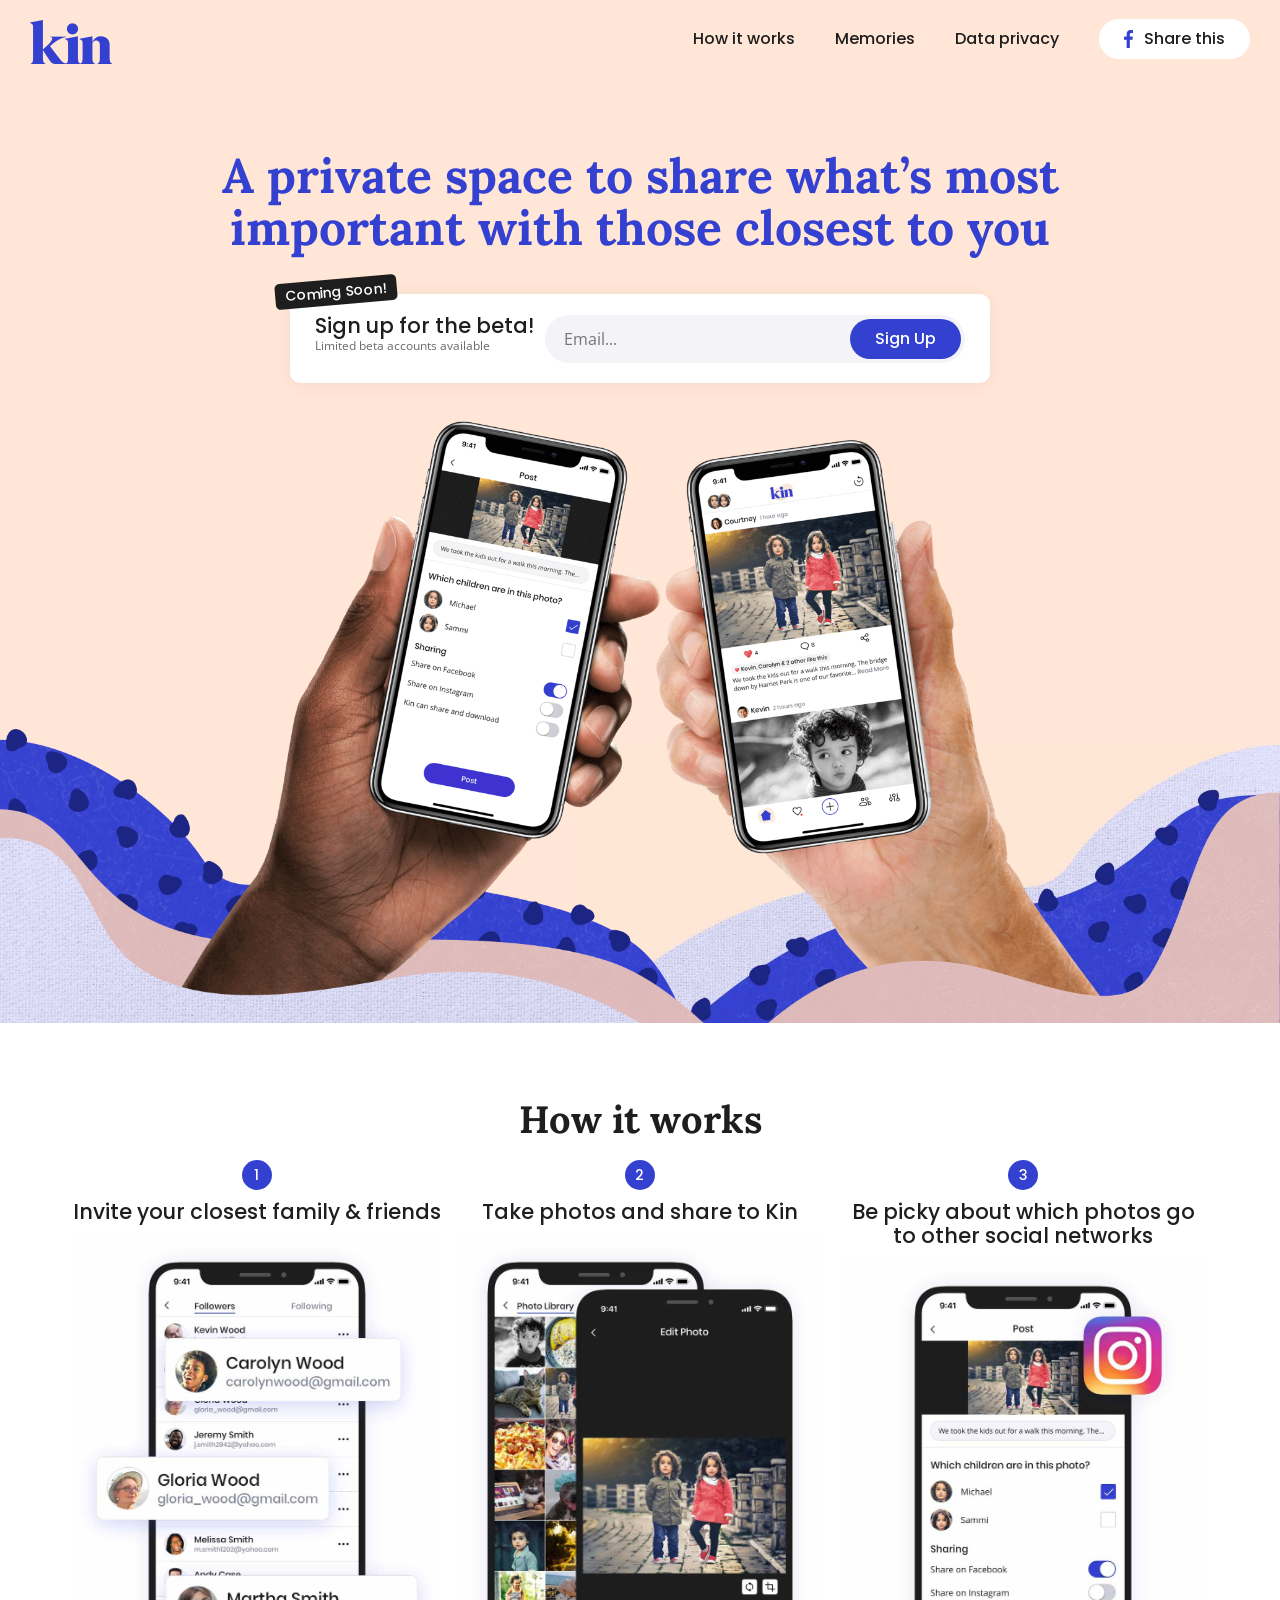
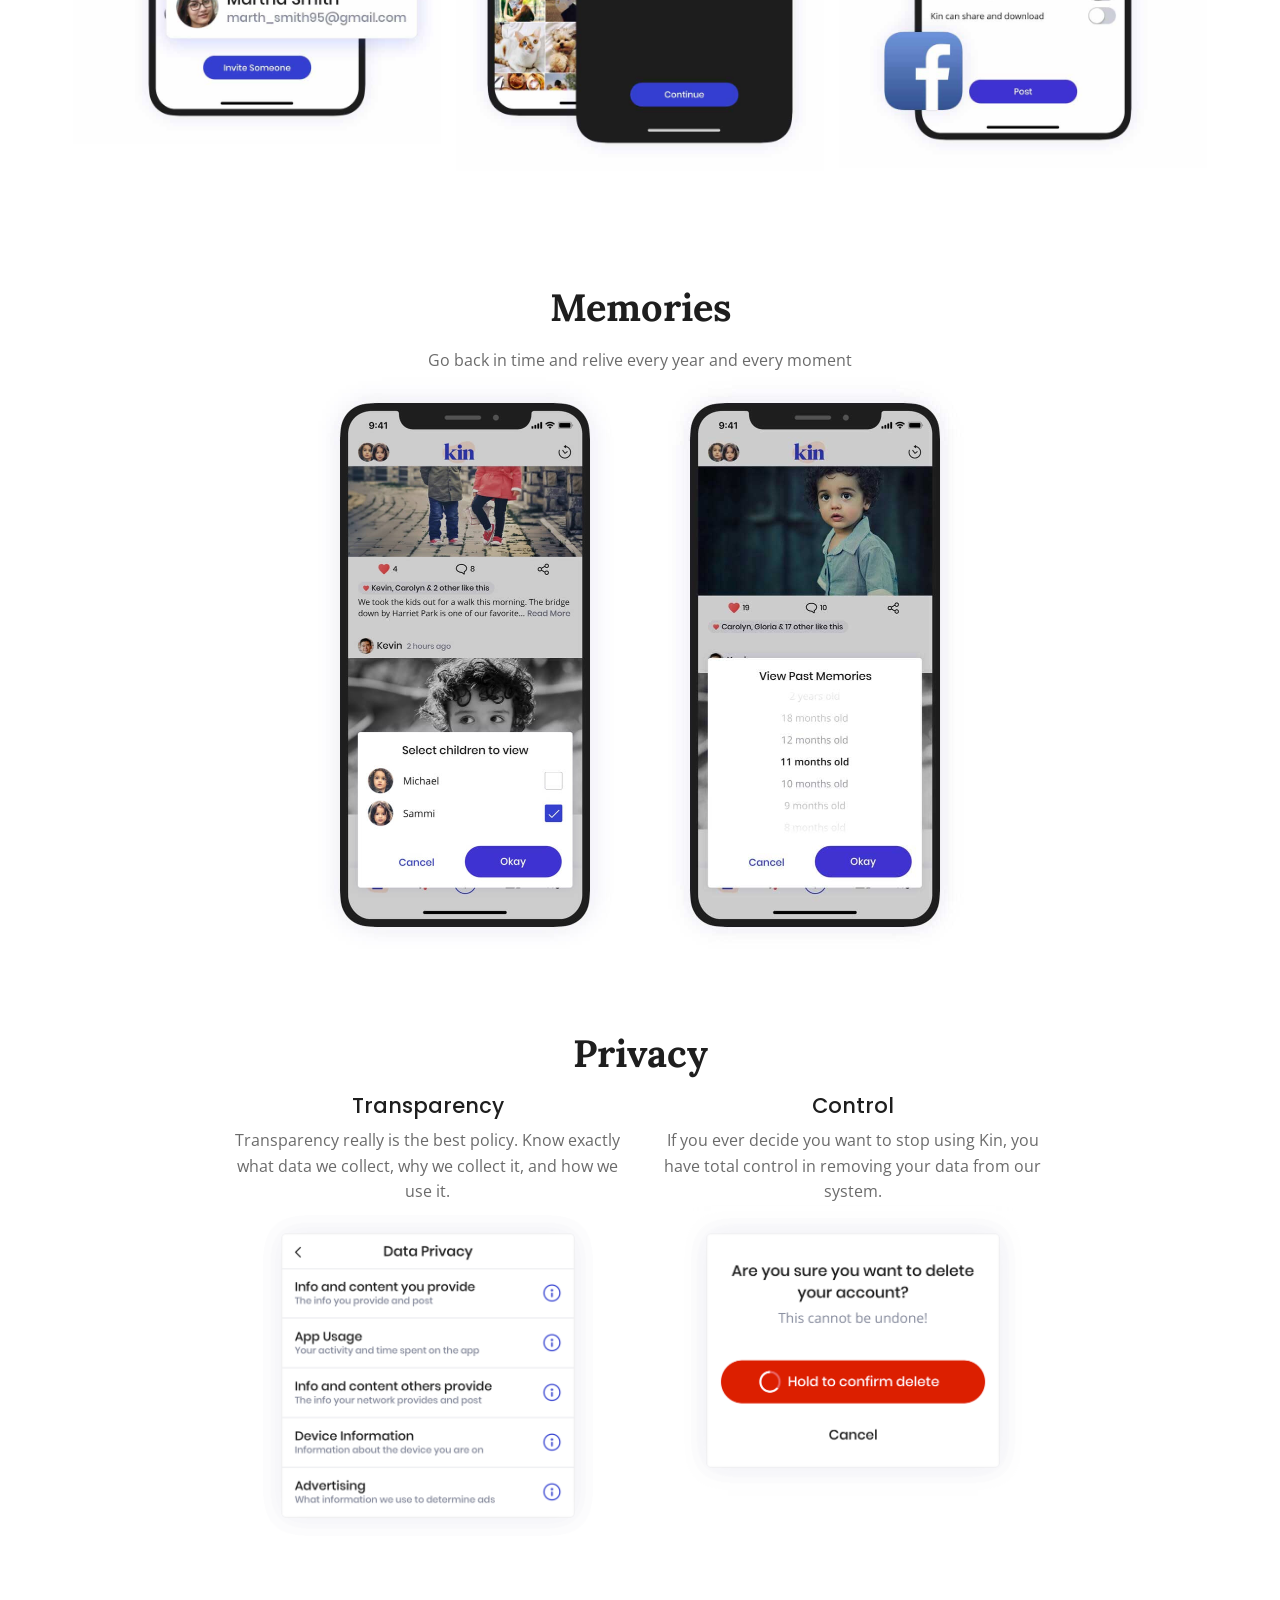
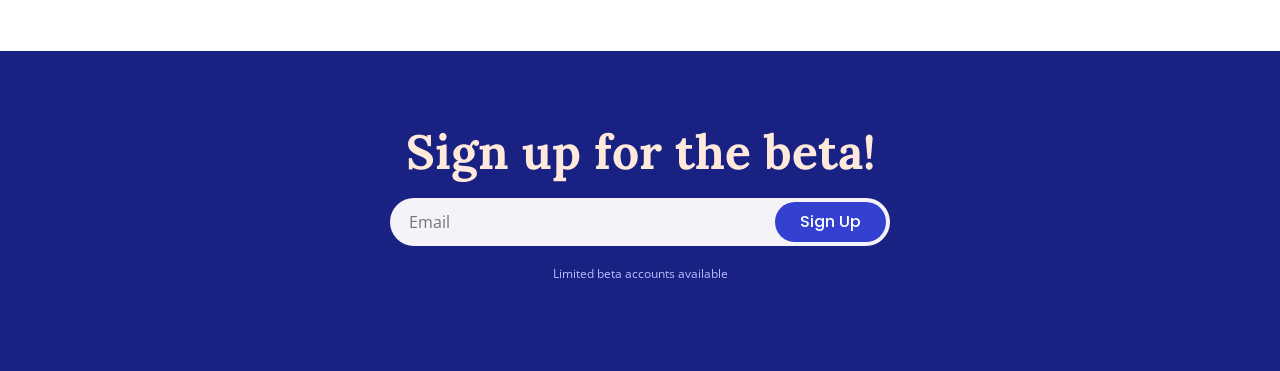
<file: index.html>
<!DOCTYPE html>
<html class="site">
    <head>
        <meta charset="UTF-8">
        <meta name="viewport" content="width=device-width,initial-scale=1">
        <title>Kin | Share photos of your children in a private space</title>
        <meta name="description" content="Kin allows you share photos of your children in a private, safe, closed off network with those closest to you.">
        <meta name="keywords" content="kin photo sharing children family social network safe transparent">
        <link rel="shortcut icon" href="img/favicon.png">
        <link href="https://fonts.googleapis.com/css?family=Lora:700|Open+Sans|Poppins:500" rel="stylesheet">
        <link rel="stylesheet" href="stylesheet.css" type="text/css">

        <meta property="og:locale" content="en_US" />
        <meta property="og:type" content="website" />
        <meta property="og:title" content="Kin | Share photos of your children in a private space" />
        <meta property="og:description" content="Kin allows you share photos of your children in a private, safe, closed off network with those closest to you." />
        <meta property="og:url" content="https://sharewithkin.com" />
        <meta property="og:site_name" content="Kin" />
        <meta property="og:image" content="https://sharewithkin.com/img/kin-facebook.jpg" />
        <meta name="twitter:card" content="summary" />
        <meta name="twitter:description" content="Kin allows you share photos of your children in a private, safe, closed off network with those closest to you." />
        <meta name="twitter:title" content="Kin | Share photos of your children in a private space" />
        <meta name="twitter:image" content="https://sharewithkin.com/img/kin-facebook.jpg" />

        <script async src="https://www.googletagmanager.com/gtag/js?id=UA-125137013-1"></script>
        <script>
            window.dataLayer = window.dataLayer || [];
            function gtag(){dataLayer.push(arguments);}
            gtag('js', new Date());
            gtag('config', 'UA-125137013-1');
        </script>

    </head>
    <body>
        <header class="clearfix">
            <a href="#top" class="top">
                <img src="img/kin-logo.png" alt="Kin" class="logo">
            </a>
            <nav>
                <a href="#how-it-works" class="link">How it works</a>
                <a href="#memories" class="link">Memories</a>
                <a href="#privacy" class="link">Data privacy</a>
                <a href="https://www.facebook.com/sharer/sharer.php?u=http%3A%2F%2Fsharewithkin.com" target="_blank" class="button facebook">Share this</a>
            </nav>
        </header>



        <section class="hero space-below" id="top">
            <div class="wrapper">
                <h1 class="textcenter">A private space to share what’s most important with those closest to you</h1>
                <div class="form-container">
                    <div class="form-header">
                        <h3>Sign up for the beta!</h3>
                        <h6>Limited beta accounts available</h6>
                        <h5 class="comingsoon">Coming Soon!</h5>
                    </div>
                    <form action="https://hooey.us19.list-manage.com/subscribe/post?u=773824886c2637731fc7413a9&amp;id=bee54a691d" method="post" id="mc-embedded-subscribe-form" name="mc-embedded-subscribe-form" class="mailchimp validate" target="_blank" novalidate>
                        <input type="email" value="" name="EMAIL" class="required email" placeholder="Email..." id="mce-EMAIL">
                        <div style="position: absolute; left: -5000px;" aria-hidden="true"><input type="text" name="b_773824886c2637731fc7413a9_bee54a691d" tabindex="-1" value=""></div>
                        <input type="submit" value="Sign Up" name="subscribe" id="mc-embedded-subscribe" class="button">
                    </form>
                </div>
            </div>
        </section>

        <div class="wrapper">
            <section class="how-it-works space-below" id="how-it-works">
                <h2 class="textcenter">How it works</h2>
                <section class="steps">
                    <article class="step step-1">
                        <i class="step-marker">1</i>
                        <h3 class="textcenter">Invite your closest family & friends</h3>
                        <img src="img/step-1.jpg" alt="Invite family & friends to Kin" class="screenshot">
                    </article>
                    <article class="step step-2">
                        <i class="step-marker">2</i>
                        <h3 class="textcenter">Take photos and share to Kin</h3>
                        <img src="img/step-2.jpg" alt="Take photos and share to Kin" class="screenshot">
                    </article>
                    <article class="step step-3">
                        <i class="step-marker">3</i>
                        <h3 class="textcenter">Be picky about which photos go to other social networks</h3>
                        <img src="img/step-3.jpg" alt="Pick some photos to share to other social networks" class="screenshot">
                    </article>
                </section>
            </section>


            <section class="memories space-below" id="memories">
                <h2 class="textcenter">Memories</h2>
                <p class="textcenter">Go back in time and relive every year and every moment</p>
                <section class="screenshots side-by-side">
                    <article class="memories-item side-by-side-item">
                        <img src="img/memories-1.jpg" alt="View photos of each child separetely or all together" class="screenshot">
                    </article>
                    <article class="memories-item side-by-side-item">
                        <img src="img/memories-2.jpg" alt="Look back at each child by their age in the photo" class="screenshot">
                    </article>
                </section>

            </section>


            <section class="privacy space-below" id="privacy">
                <h2 class="textcenter">Privacy</h2>
                <section class="screenshots side-by-side">
                    <article class="privacy-item side-by-side-item">
                        <h3 class="textcenter">Transparency</h3>
                        <p class="textcenter">Transparency really is the best policy. Know exactly what data we collect, why we collect it, and how we use it.</p>
                        <img src="img/privacy-transparency.png" alt="View what data Kin collects and how it is used" class="screenshot">
                    </article>
                    <article class="privacy-item side-by-side-item">
                        <h3 class="textcenter">Control</h3>
                        <p class="textcenter">If you ever decide you want to stop using Kin, you have total control in removing your data from our system.</p>
                        <img src="img/privacy-control.png" alt="You always have the option to have Kin delete all of your data" class="screenshot">
                    </article>
                </section>

            </section>
        </div>



        <footer class="footer-cta">
            <div class="wrapper">
                <h1 class="textcenter">Sign up for the beta!</h1>
                <form action="https://hooey.us19.list-manage.com/subscribe/post?u=773824886c2637731fc7413a9&amp;id=bee54a691d" method="post" id="mc-embedded-subscribe-form" name="mc-embedded-subscribe-form" class="mailchimp validate" target="_blank" novalidate>
                    <input type="email" value="" name="EMAIL" class="required email" placeholder="Email" id="mce-EMAIL">
                    <div style="position: absolute; left: -5000px;" aria-hidden="true"><input type="text" name="b_773824886c2637731fc7413a9_bee54a691d" tabindex="-1" value=""></div>
                    <input type="submit" value="Sign Up" name="subscribe" id="mc-embedded-subscribe" class="button">
                </form>
                <h6 class="textcenter">Limited beta accounts available</h6>
            </div>
        </footer>

        <script type='text/javascript' src='https://ajax.googleapis.com/ajax/libs/jquery/1.11.1/jquery.min.js'></script>
        <script type='text/javascript' src='main.js'></script>
    </body>
</html>
</file>
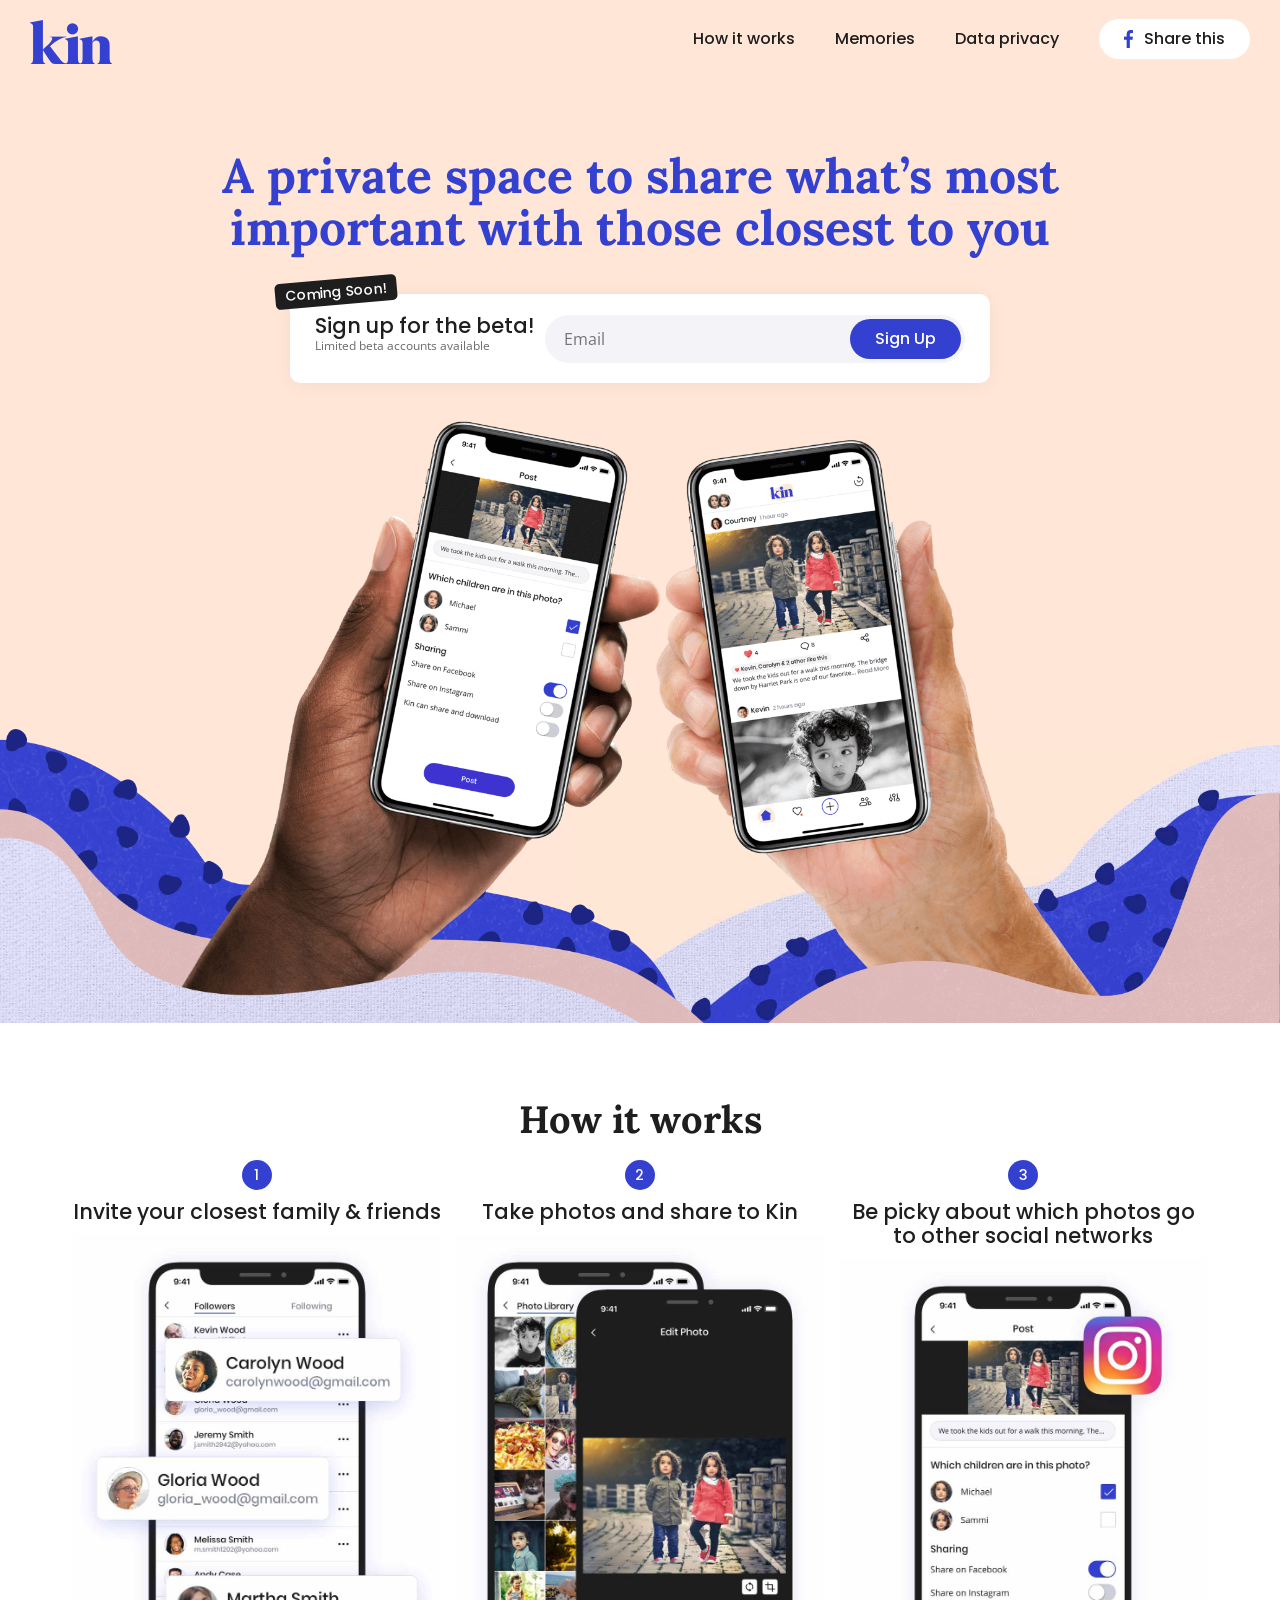
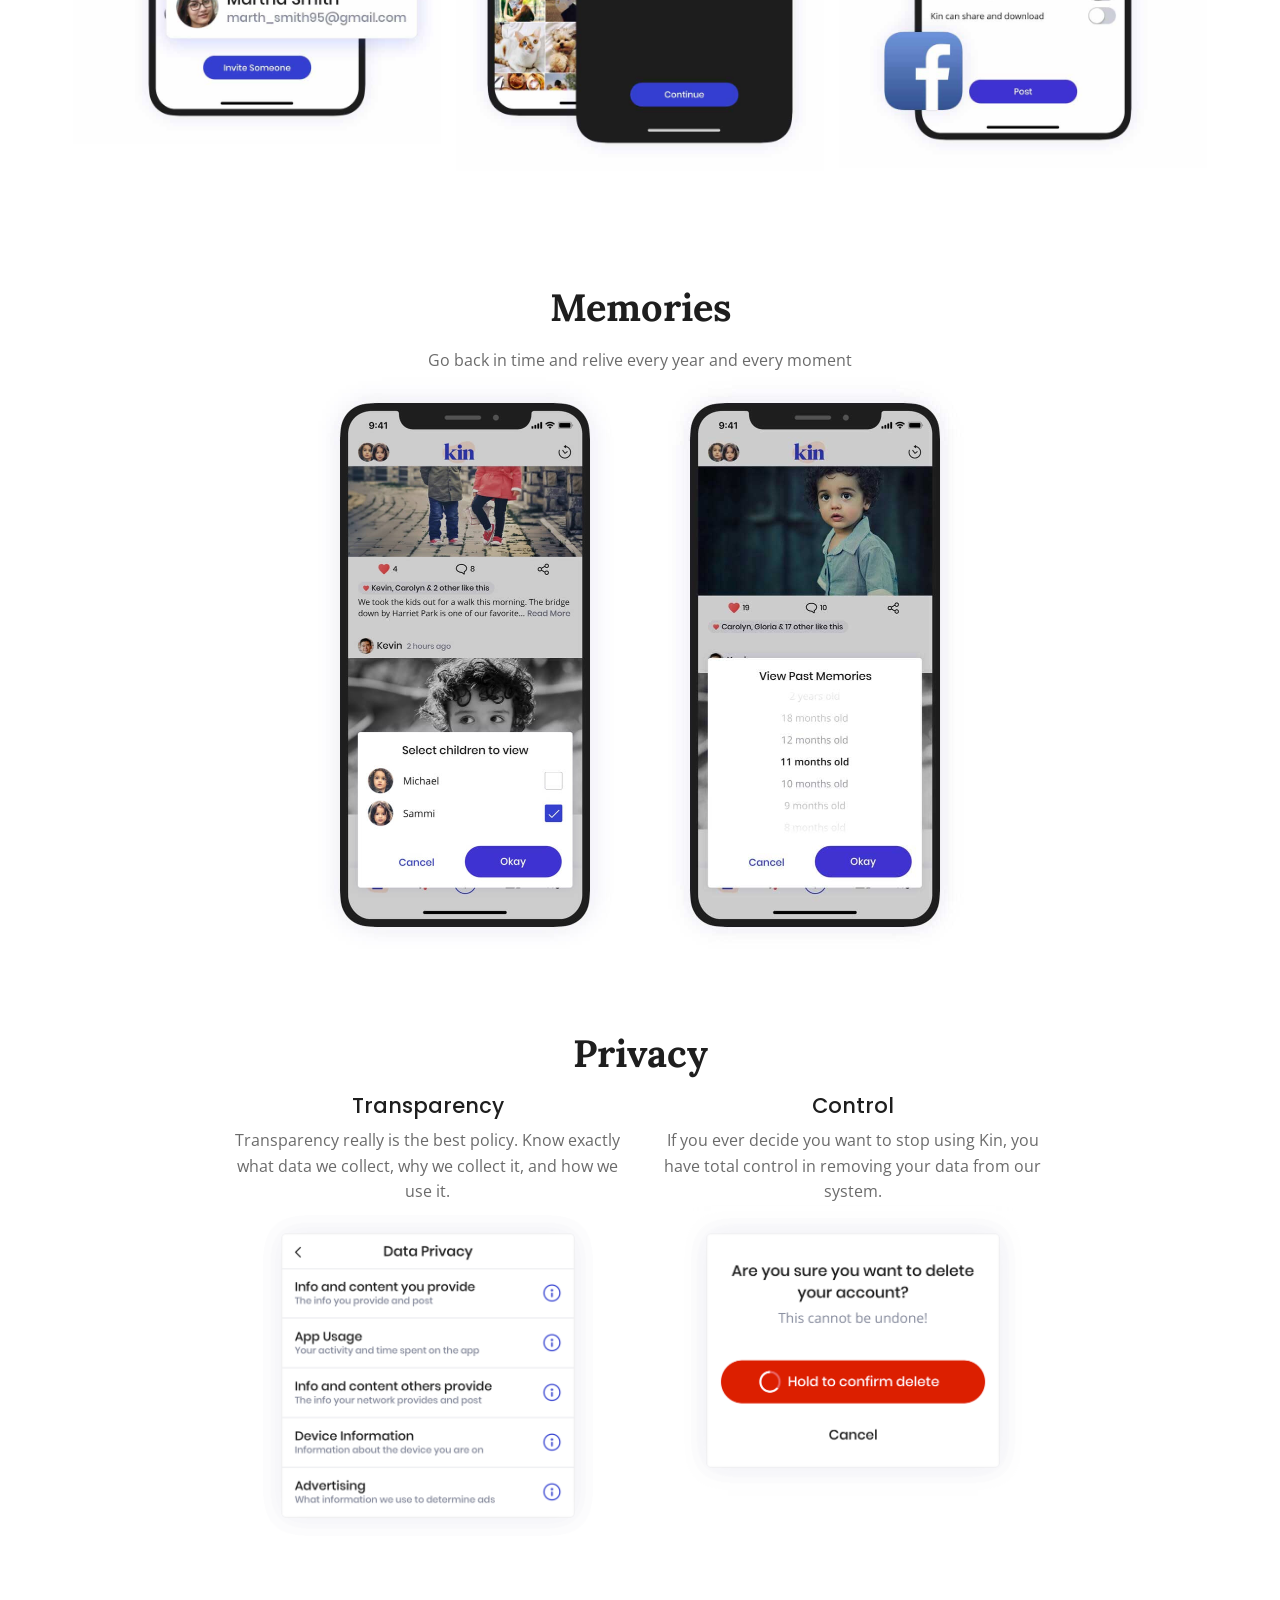
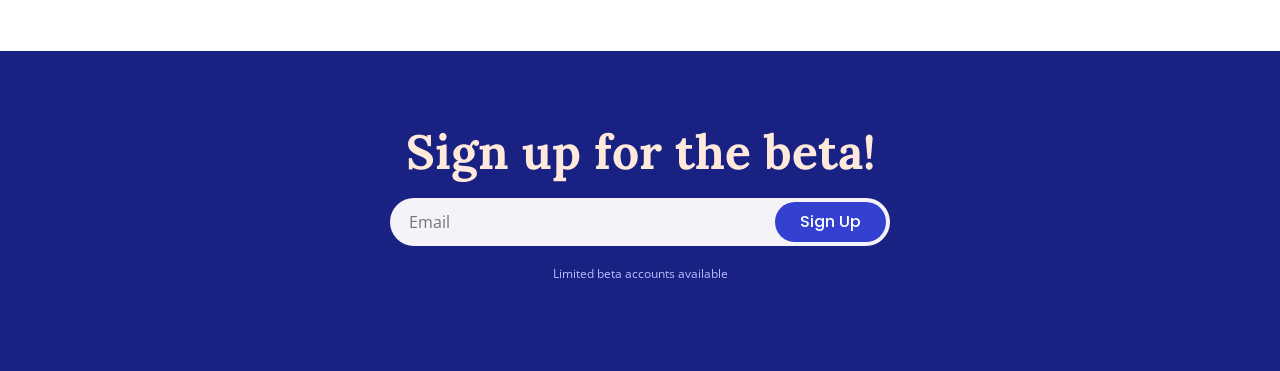
<file: home.html>
<!DOCTYPE html>
<html>
    <head>
        <meta charset="UTF-8">
        <meta name="viewport" content="width=device-width,initial-scale=1">
        <title>Kin | Share photos of your children in a private space</title>
        <meta name="description" content="Kin allows you share photos of your children in a private, safe, closed off network with those closest to you.">
        <meta name="keywords" content="kin photo sharing children family social network safe transparent">
        <link rel="shortcut icon" href="img/favicon.png">
        <link href="https://fonts.googleapis.com/css?family=Lora:700|Open+Sans|Poppins:500" rel="stylesheet">
        <link rel="stylesheet" href="stylesheet.css" type="text/css">

        <meta property="og:locale" content="en_US" />
        <meta property="og:type" content="website" />
        <meta property="og:title" content="Kin | Share photos of your children in a private space" />
        <meta property="og:description" content="Kin allows you share photos of your children in a private, safe, closed off network with those closest to you." />
        <meta property="og:url" content="https://sharewithkin.com" />
        <meta property="og:site_name" content="Kin" />
        <meta property="og:image" content="https://sharewithkin.com/img/kin-facebook.jpg" />
        <meta name="twitter:card" content="summary" />
        <meta name="twitter:description" content="Kin allows you share photos of your children in a private, safe, closed off network with those closest to you." />
        <meta name="twitter:title" content="Kin | Share photos of your children in a private space" />
        <meta name="twitter:image" content="https://sharewithkin.com/img/kin-facebook.jpg" />

        <script async src="https://www.googletagmanager.com/gtag/js?id=UA-125137013-1"></script>
        <script>
            window.dataLayer = window.dataLayer || [];
            function gtag(){dataLayer.push(arguments);}
            gtag('js', new Date());
            gtag('config', 'UA-125137013-1');
        </script>

    </head>
    <body>
        <header class="clearfix">
            <a href="#top" class="top">
                <img src="img/kin-logo.png" alt="Kin" class="logo">
            </a>
            <nav>
                <a href="#how-it-works" class="link">How it works</a>
                <a href="#memories" class="link">Memories</a>
                <a href="#privacy" class="link">Data privacy</a>
                <a href="https://www.facebook.com/sharer/sharer.php?u=http%3A%2F%2Fsharewithkin.com" target="_blank" class="button facebook">Share this</a>
            </nav>
        </header>



        <section class="hero space-below" id="top">
            <div class="wrapper">
                <h1 class="textcenter">A private space to share what’s most important with those closest to you</h1>
                <div class="form-container">
                    <div class="form-header">
                        <h3>Sign up for the beta!</h3>
                        <h6>Limited beta accounts available</h6>
                        <h5 class="comingsoon">Coming Soon!</h5>
                    </div>
                    <form action="https://hooey.us19.list-manage.com/subscribe/post?u=773824886c2637731fc7413a9&amp;id=bee54a691d" method="post" id="mc-embedded-subscribe-form" name="mc-embedded-subscribe-form" class="mailchimp validate" target="_blank" novalidate>
                        <input type="email" value="" name="EMAIL" class="required email" placeholder="Email" id="mce-EMAIL">
                        <div style="position: absolute; left: -5000px;" aria-hidden="true"><input type="text" name="b_773824886c2637731fc7413a9_bee54a691d" tabindex="-1" value=""></div>
                        <input type="submit" value="Sign Up" name="subscribe" id="mc-embedded-subscribe" class="button">
                    </form>
                </div>
            </div>
        </section>

        <div class="wrapper">
            <section class="how-it-works space-below" id="how-it-works">
                <h2 class="textcenter">How it works</h2>
                <section class="steps">
                    <article class="step step-1">
                        <i class="step-marker">1</i>
                        <h3 class="textcenter">Invite your closest family & friends</h3>
                        <img src="img/step-1.jpg" alt="Invite family & friends to Kin" class="screenshot">
                    </article>
                    <article class="step step-2">
                        <i class="step-marker">2</i>
                        <h3 class="textcenter">Take photos and share to Kin</h3>
                        <img src="img/step-2.jpg" alt="Take photos and share to Kin" class="screenshot">
                    </article>
                    <article class="step step-3">
                        <i class="step-marker">3</i>
                        <h3 class="textcenter">Be picky about which photos go to other social networks</h3>
                        <img src="img/step-3.jpg" alt="Pick some photos to share to other social networks" class="screenshot">
                    </article>
                </section>
            </section>


            <section class="memories space-below" id="memories">
                <h2 class="textcenter">Memories</h2>
                <p class="textcenter">Go back in time and relive every year and every moment</p>
                <section class="screenshots side-by-side">
                    <article class="memories-item side-by-side-item">
                        <img src="img/memories-1.jpg" alt="View photos of each child separetely or all together" class="screenshot">
                    </article>
                    <article class="memories-item side-by-side-item">
                        <img src="img/memories-2.jpg" alt="Look back at each child by their age in the photo" class="screenshot">
                    </article>
                </section>

            </section>


            <section class="privacy space-below" id="privacy">
                <h2 class="textcenter">Privacy</h2>
                <section class="screenshots side-by-side">
                    <article class="privacy-item side-by-side-item">
                        <h3 class="textcenter">Transparency</h3>
                        <p class="textcenter">Transparency really is the best policy. Know exactly what data we collect, why we collect it, and how we use it.</p>
                        <img src="img/privacy-transparency.png" alt="View what data Kin collects and how it is used" class="screenshot">
                    </article>
                    <article class="privacy-item side-by-side-item">
                        <h3 class="textcenter">Control</h3>
                        <p class="textcenter">If you ever decide you want to stop using Kin, you have total control in removing your data from our system.</p>
                        <img src="img/privacy-control.png" alt="You always have the option to have Kin delete all of your data" class="screenshot">
                    </article>
                </section>

            </section>
        </div>



        <footer class="footer-cta">
            <div class="wrapper">
                <h1 class="textcenter">Sign up for the beta!</h1>
                <form action="https://hooey.us19.list-manage.com/subscribe/post?u=773824886c2637731fc7413a9&amp;id=bee54a691d" method="post" id="mc-embedded-subscribe-form" name="mc-embedded-subscribe-form" class="mailchimp validate" target="_blank" novalidate>
                    <input type="email" value="" name="EMAIL" class="required email" placeholder="Email" id="mce-EMAIL">
                    <div style="position: absolute; left: -5000px;" aria-hidden="true"><input type="text" name="b_773824886c2637731fc7413a9_bee54a691d" tabindex="-1" value=""></div>
                    <input type="submit" value="Sign Up" name="subscribe" id="mc-embedded-subscribe" class="button">
                </form>
                <h6 class="textcenter">Limited beta accounts available</h6>
            </div>
        </footer>

        <script type='text/javascript' src='https://ajax.googleapis.com/ajax/libs/jquery/1.11.1/jquery.min.js'></script>
        <script type='text/javascript' src='main.js'></script>
    </body>
</html>
</file>
<file: stylesheet.css>
/* Resets */
html, body, div, span, applet, object, iframe,h1, h2, h3, h4, h5, h6, p, blockquote, pre,a, abbr, acronym, address, big, cite, code,del, dfn, em, img, ins, kbd, q, s, samp,small, strike, sub, sup, tt, var,b, u, i, center,dl, dt, dd, fieldset, form, label, legend,table, caption, tbody, tfoot, thead, tr, th, td,article, aside, canvas, details, embed, figure, figcaption, footer, header, hgroup, menu, nav, output, ruby, section, summary,time, mark, audio, video {margin: 0;padding: 0;border: 0;font-size: 100%;font: inherit;vertical-align: baseline;}
*{outline:0;-webkit-tap-highlight-color: rgba(0, 0, 0, 0);-webkit-focus-ring-color:  rgba(0, 0, 0, 0);}
article, aside, details, figcaption, figure, footer, header, hgroup, menu, nav, section {display: block;}
body {line-height: 1;}
blockquote, q {quotes: none;}
blockquote:before, blockquote:after,q:before, q:after {content: '';content: none;}
table {border-collapse: collapse;border-spacing: 0;}
/* Forms */
button,input,optgroup,select,textarea {color: inherit;font: inherit;margin: 0;}
button { overflow: visible;}
button,select { text-transform: none; }
button, html input[type="button"], input[type="reset"],	input[type="submit"] { -webkit-appearance: button; cursor: pointer; }
button[disabled], html input[disabled] { cursor: default; }
button::-moz-focus-inner, input::-moz-focus-inner { border: 0; padding: 0; }
input { line-height: normal; }
input[type="checkbox"],input[type="radio"] { box-sizing: border-box; padding: 0; }
input[type="number"]::-webkit-inner-spin-button, input[type="number"]::-webkit-outer-spin-button { height: auto; }
input[type="search"] { -webkit-appearance: textfield; -moz-box-sizing: content-box; -webkit-box-sizing: content-box;  box-sizing: content-box;}
input[type="search"]::-webkit-search-cancel-button,
input[type="search"]::-webkit-search-decoration { -webkit-appearance: none;}
input[type="text"], textarea { -webkit-appearance: none; -webkit-border-radius: 0; }
legend { border: 0; padding: 0; }
textarea { overflow: auto; }
optgroup { font-weight: bold; }
/* Clearfix */
.clearfix:before,.clearfix:after{content:" ";display:table}
.clearfix:after{clear:both}.clearfix{*zoom:1}

/* General */
*, *:before, *:after {
	-moz-box-sizing:border-box;
	-webkit-box-sizing:border-box;
	box-sizing: border-box;
}
html,
body {
	min-width: 320px;
}
body {
	-webkit-font-smoothing: antialiased;
	-moz-osx-font-smoothing: grayscale;
	text-rendering: optimizeLegibility;
	color: #6B6B6B;
    background: #FFF;
    font-size: 16px;
	line-height: 1.6;
	font-family: 'Open Sans', sans-serif;
	font-weight: 400;
}
h1 {
	color: #3340D0;
    font-family: 'Lora', sans-serif;
    font-weight: 700;
	font-size: 30px;
	line-height: 32px;
    margin-bottom: 20px;
}
h2 {
	color: #1E1E1E;
    font-family: 'Lora', sans-serif;
    font-weight: 700;
	font-size: 28px;
	line-height: 32px;
    margin-bottom: 20px;
}
h3,h4,h5 {
	color: #1E1E1E;
    font-family: 'Poppins', sans-serif;
    font-weight: 500;
}
h3 {
	font-size: 21px;
	line-height: 24px;
	margin-bottom: 10px;
}
h4 {
    font-size: 16px;
	line-height: 18px;
	margin:0;
}
h5 {
    font-size: 14px;
	line-height: 16px;
    margin:0;
}
h6 {
	color: #6B6B6B;
    font-size: 12px;
	line-height: 1.25;
    margin:0;
}
strong, b, .bold {
	font-weight: 700;
}
em, i {
	font-style: italic;
}
p {
	margin-bottom: 0;
}
a {
    color: #3340D0;
}
a:hover {
    color: #3948E6;
}
a:active {
    color: #2D38B3;
}
ol, ul {
	margin: 0;
	padding: 0 0 1.6em 0;
	list-style-position: inside;
}
img {
	display: block;
	max-width: 100%;
	height: auto;
}
@media only screen and (min-width: 350px){
	h1 {
		font-size: 32px;
		line-height: 36px;
	}
}
@media only screen and (min-width: 750px){
	h1 {
		font-size: 48px;
		line-height: 52px;
	    margin-bottom: 20px;
	}
	h2 {
		font-size: 38px;
		line-height: 42px;
	    margin-bottom: 20px;
	}
}



/* Buttons, Icons, & Shapes */
.button,
button,
input[type="submit"] {
	display: inline-block;
	color: #FFF;
	background: #3340D0;
    font-family: 'Poppins', sans-serif;
    font-weight: 500;
    font-size: 16px;
	line-height: 24px;
	text-decoration: none;
    padding: 8px 25px;
    border: none;
	border-radius: 20px;
}
.button:hover,
button:hover,
input[type="submit"]:hover {
    color: #FFF;
    background: #3948E6;
}
.button:active,
button:active,
input[type="submit"]:active {
	color: #FFF;
    background: #2D38B3;
}
.button.facebook {
	color: #1E1E1E;
	padding: 8px 25px 8px 45px;
	background: #FFF url(img/facebook.png) no-repeat 25px 11px;
	background-size: 9px 18px;
}
.button.facebook:hover {
	color: #1E1E1E;
	background-color: #F3F3F8;
}
.button.facebook:active {
	color: #1E1E1E;
	background-color: #EDEDF2;
}
.step-marker {
	display: block;
	color: #FFF;
	background: #3340D0;
	font-family: 'Poppins', sans-serif;
    font-weight: 500;
	font-size: 14px;
	font-style: normal;
	text-align: center;
	line-height: 24px;
	width: 30px;
	padding: 3px 0;
	border-radius: 50%;
	margin: 0 auto 10px;
}





/* Layout */
.wrapper {
    margin: 0 auto;
    width: 1250px;
	max-width: 100%;
	padding-left: 15px;
	padding-right: 15px;
	position: relative;
}
.space-below {
	margin-bottom: 50px;
}
.textcenter {
	text-align: center;
}
.textleft {
	text-align: left;
}
.textright {
	text-align: right;
}
@media only screen and (min-width: 500px){
    .wrapper {
		padding-left: 25px;
    	padding-right: 25px;
    }
}
@media only screen and (min-width: 750px){
    .wrapper {
		padding-left: 35px;
    	padding-right: 35px;
    }
	.space-below {
		margin-bottom: 75px;
	}
	.side-by-side {
		display: flex;
		justify-content: center;
	}
	.side-by-side-item {
		padding: 0 20px;
	}
}
@media only screen and (min-width: 900px){
    .wrapper {
		padding-left: 50px;
    	padding-right: 50px;
    }
}



/* Mailchimp Form */
.hero .form-container {
	position: relative;
	text-align: center;
	max-width: 500px;
	margin: auto;
	padding: 15px;
	background: #FFF;
	border-radius: 10px;
	box-shadow: 0 2px 20px 0 rgba(0,0,0,0.05);
}
.hero .form-container .form-header {
	margin-bottom: 10px;
}
.hero .form-container h3 {
	margin-bottom: 0;
}
.hero .form-container .comingsoon {
	padding: 5px 10px;
    color: #FFF;
    background: #1E1E1E;
    position: absolute;
    border-radius: 5px;
    top: -20px;
    left: -10px;
    transform: rotate(-5deg);
}
.mailchimp {
	background: #F3F3F8;
	border-radius: 24px;
	padding: 4px;
	display: flex;
	overflow: hidden;
}
.mailchimp input.email {
	color: #1E1E1E;
	background: none;
	border: none;
	padding: 5px 15px;
	width: 100%;
}
@media only screen and (min-width: 700px){
	.hero .form-container {
		text-align: left;
		max-width: 700px;
		display: flex;
		align-items: center;
		padding: 20px 25px;
	}
	.hero .form-container .form-header {
		flex: 0 0 230px;
	}
	.hero .form-container .comingsoon {
		top: -15px;
	    left: -15px;
	}
	.mailchimp {
		width: 100%;
	}
}


/* Header */
header {
	background: #FFE6D7;
	padding: 10px 15px;
}
header .logo {
	height: 30px;
	width: auto;
	display: block;
	float: left;
	margin-top: 5px;
}
header nav .link {
	display: none;
	color: #1E1E1E;
	font-family: 'Poppins', sans-serif;
    font-weight: 500;
    font-size: 16px;
	line-height: 24px;
	padding-top: 8px;
	text-decoration: none;
}
header nav .link:hover {
	border-bottom: 2px solid #3340D0 ;
}
header nav .facebook {
	display: block;
	float: right;
}
@media only screen and (min-width: 700px){
	header {
		background: none;
		width: 100%;
		position: fixed;
		top: 0;
		left: 0;
		z-index: 1000;
		transition: box-shadow 0.25s ease, background-color 0.25s ease;
		padding: 15px 30px;
		margin-top: 0;
	}
	header.scrolled {
		background: #FFF;
		box-shadow: 0 0 30px 0 rgba(25,32,107,0.10);
	}
	header .logo {
		height: 44px;
	}
	header nav {
		float: right;
		margin-top: 4px;
	}
	header nav .link {
		display: block;
		float: left;
		margin-right: 30px;
	}
	header nav .facebook {
		transition: background-color 0.25s ease;
	}
	header.scrolled .button.facebook {
		background-color: #F3F3F8;
	}
	header.scrolled .button.facebook:hover {
		background-color: #EDEDF2;
	}
	header.scrolled .button.facebook:active {
		background-color: #E3E3E8;
	}
}
@media only screen and (min-width: 700px){
	header nav .link {
		margin-right: 40px;
	}
}



/* Hero */
.hero {
	padding: 30px 0 360px;
	background: #FFE6D7 url(img/hero-sm.jpg) no-repeat center bottom;
	background-size: 500px auto;
}
.hero h1 {
	max-width: 500px;
	margin-left: auto;
	margin-right: auto;
	margin-bottom: 35px;
}
@media only screen and (min-width: 500px){
	.hero {
		padding-bottom: 370px;
		background-image:url(img/hero-med.jpg);
		background-size: 900px auto;
	}
}
@media only screen and (min-width: 700px){
	.hero {
		padding-top: 100px;
	}
	.hero h1 {
		max-width: 900px;
		margin-bottom: 40px;
	}
}
@media only screen and (min-width: 900px){
	.hero {
		background:
			url(img/waves-left-front.png) bottom left,
			url(img/waves-right-front.png) bottom right,
			url(img/hands.png) bottom center,
			url(img/waves-left-back.png) bottom left,
			url(img/waves-right-back.jpg) bottom right;
		background-size:
			50% auto,
			40% auto,
			75% auto,
			55% auto,
			55% auto;
		background-repeat: no-repeat;
		background-color: #FFE6D7;
		padding-top: 150px;
		padding-bottom: 50%;
	}
}
@media only screen and (min-width: 1500px){
	.hero {
		background-size:
			45% auto,
			40% auto,
			65% auto,
			52% auto,
			51% auto;
		padding-bottom: 42.5%;
	}
}



/* How it works */
.how-it-works .step {
	margin: 0 auto 20px;
	max-width: 425px;
}
.how-it-works .screenshot {
	margin: 0 auto 20px;
	width: 425px;
}
@media only screen and (min-width: 850px){
	.how-it-works .steps {
		display: flex;
		justify-content: space-between;
	}
	.how-it-works .steps .step {
		flex: 0 0 32%;
	}
}



/* Memories */
.memories .screenshot {
	margin: 0 auto;
	width: 310px;
}



/* Memories */
.privacy .privacy-item {
	max-width: 425px;
	margin: 0 auto;
}
.privacy .screenshot {
	margin: 0 auto 30px;
	width: 350px;
}
@media only screen and (min-width: 750px){
	.privacy .privacy-item {
		margin: 0;
	}
}



/* Footer */
footer {
	background: #192282;
	padding: 20px 0 25px;
}
footer .wrapper {
	width: 600px;
}
footer h1 {
	color: #FFE9DB;
}
footer h6 {
	color: #B8BEFF;
	margin-top: 20px;
}
@media only screen and (min-width: 500px){
	footer {
		padding: 40px 0 45px;
	}
}
@media only screen and (min-width: 750px){
	footer {
		padding: 50px 0 65px;
	}
}
@media only screen and (min-width: 900px){
	footer {
		padding: 75px 0 90px;
	}
}
</file>
